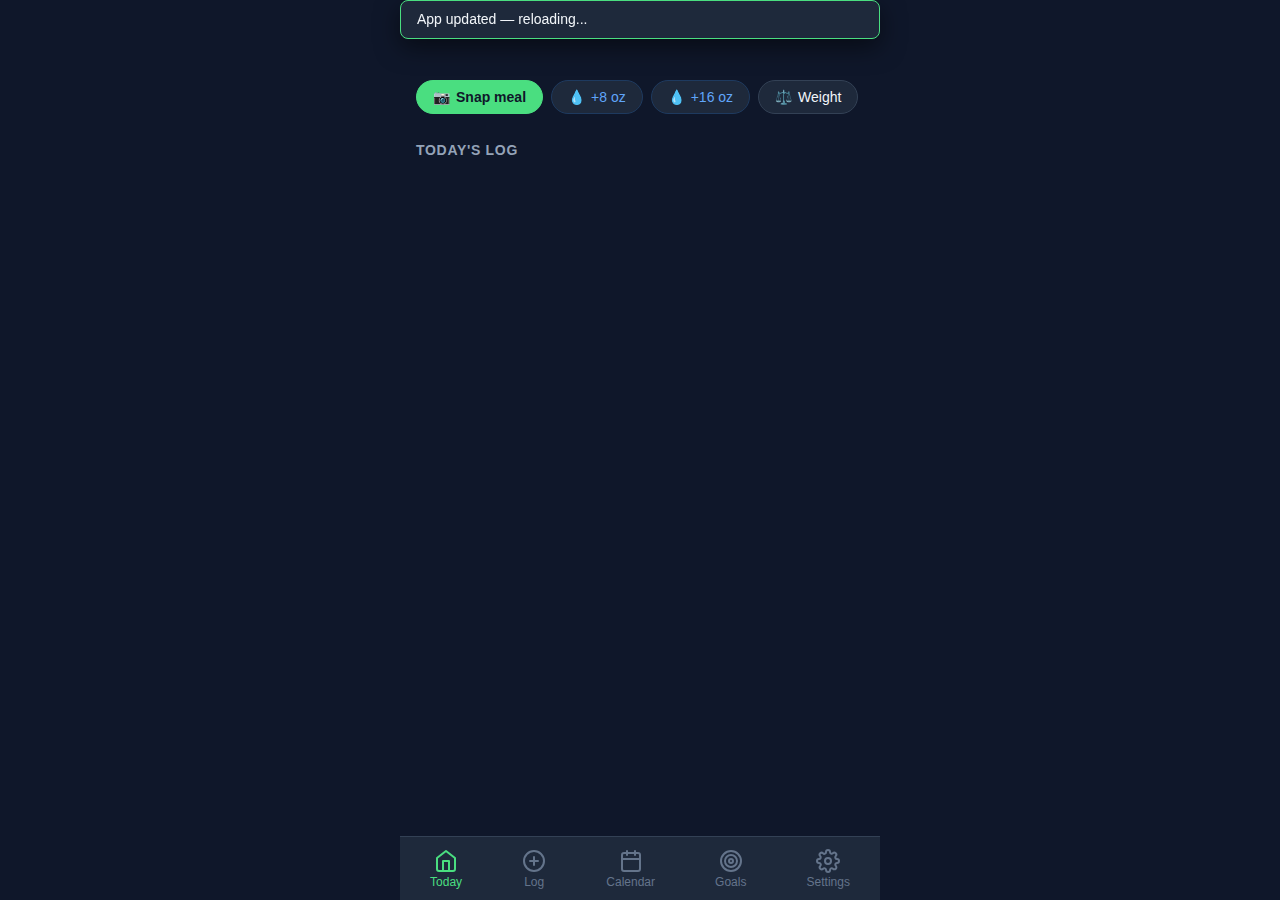
<file: pwa/index.html>
<!DOCTYPE html>
<html lang="en">
<head>
  <meta charset="UTF-8">
  <meta name="viewport" content="width=device-width, initial-scale=1.0, viewport-fit=cover, user-scalable=no">
  <meta name="theme-color" content="#0f172a">
  <meta name="apple-mobile-web-app-capable" content="yes">
  <meta name="apple-mobile-web-app-status-bar-style" content="black-translucent">
  <meta name="apple-mobile-web-app-title" content="Health">
  <title>Health Tracker</title>
  <link rel="manifest" href="manifest.json">
  <link rel="apple-touch-icon" href="assets/icons/icon-192.png">
  <link rel="stylesheet" href="styles/theme.css">
  <link rel="stylesheet" href="styles/main.css">
  <link rel="stylesheet" href="styles/components.css">
</head>
<body>
  <div id="app">
    <!-- Header -->
    <header class="app-header">
      <h1>Health Tracker</h1>
      <div class="header-nav">
        <button class="header-nav-btn" id="header-prev" aria-label="Previous day">&lsaquo;</button>
        <span class="header-date">Today</span>
        <button class="header-nav-btn" id="header-next" aria-label="Next day">&rsaquo;</button>
      </div>
    </header>

    <!-- Screen: Today (Day View) -->
    <main id="screen-today" class="screen active">
      <div class="stats-row" id="today-stats">
        <!-- Populated by app.js -->
      </div>

      <div class="quick-actions" id="quick-actions">
        <button class="quick-action quick-action-primary" id="quick-photo-btn">
          <span>&#x1F4F7;</span> Snap meal
        </button>
        <button class="quick-action quick-action-water" id="quick-water-8">
          <span>&#x1F4A7;</span> +8 oz
        </button>
        <button class="quick-action quick-action-water" id="quick-water-16">
          <span>&#x1F4A7;</span> +16 oz
        </button>
        <button class="quick-action" id="quick-weight-btn">
          <span>&#x2696;&#xFE0F;</span> Weight
        </button>
      </div>

      <h2 class="section-header" style="margin-top: var(--space-lg)">Today's Log</h2>

      <div class="entry-list" id="today-entries">
        <div class="empty-state">
          <div class="empty-icon">&#x1F4CB;</div>
          <p>No entries yet today.<br>Tap + to start logging.</p>
        </div>
      </div>

      <div id="today-export" style="margin-top: var(--space-lg); display: none;">
        <button class="btn btn-secondary btn-block" id="today-export-btn" onclick="Sync.exportDay()">
          Export This Day
        </button>
      </div>

      <div id="today-analysis"></div>
    </main>

    <!-- Screen: Log (Add Entry) -->
    <main id="screen-log" class="screen">
      <h2 class="section-header">What are you logging?</h2>
      <div class="type-grid" id="log-type-grid">
        <!-- Populated by log.js -->
      </div>

      <div id="log-form" style="display:none; margin-top: var(--space-lg);">
        <div id="log-form-content">
          <!-- Dynamic form content -->
        </div>
      </div>
    </main>

    <!-- Screen: Calendar -->
    <main id="screen-calendar" class="screen">
      <div id="calendar-container"></div>
    </main>

    <!-- Screen: Goals -->
    <main id="screen-goals" class="screen">
      <div id="goals-container"></div>
    </main>

    <!-- Screen: Settings -->
    <main id="screen-settings" class="screen">
      <h2 class="section-header">Settings</h2>

      <div class="card" style="margin-top: var(--space-sm);">
        <h3 style="font-size: var(--text-base); margin-bottom: var(--space-sm);">Goals</h3>
        <p style="font-size: var(--text-sm); color: var(--text-secondary); margin-bottom: var(--space-sm);">Set your daily calorie, protein, and water targets.</p>
        <button class="btn btn-secondary btn-block" onclick="App.showGoalSetup()">Edit Goals</button>
      </div>

      <div class="card" style="margin-top: var(--space-sm);">
        <h3 style="font-size: var(--text-base); margin-bottom: var(--space-sm);">Sync</h3>
        <button class="btn btn-primary btn-block" onclick="Sync.exportDay()">Export Today's Data</button>
        <button class="btn btn-secondary btn-block" style="margin-top: var(--space-sm);" onclick="Sync.importAll()">Import (select all files at once)</button>
      </div>

      <div class="card" style="margin-top: var(--space-sm);">
        <h3 style="font-size: var(--text-base); margin-bottom: var(--space-sm);">Restore</h3>
        <p style="font-size: var(--text-sm); color: var(--text-secondary); margin-bottom: var(--space-sm);">Restore entries from an exported ZIP backup.</p>
        <button class="btn btn-secondary btn-block" onclick="Sync.restoreFromZip()">Restore from ZIP</button>
      </div>

      <div class="card" style="margin-top: var(--space-sm);">
        <h3 style="font-size: var(--text-base); margin-bottom: var(--space-sm);">Storage</h3>
        <div id="storage-info" style="font-size: var(--text-sm); color: var(--text-secondary); margin-bottom: var(--space-sm);">Loading...</div>
        <button class="btn btn-secondary btn-block" id="clear-photos-btn" onclick="Settings.clearPhotos()">Clear Processed Meal Photos</button>
      </div>

      <div class="card" style="margin-top: var(--space-sm);">
        <h3 style="font-size: var(--text-base); margin-bottom: var(--space-sm);">About</h3>
        <p style="font-size: var(--text-sm); color: var(--text-secondary);">Health Tracker v0.1 — Phase 1</p>
        <p style="font-size: var(--text-sm); color: var(--text-muted);">Personal AI-powered health tracking.</p>
      </div>
    </main>

    <!-- Bottom Navigation -->
    <nav class="bottom-nav">
      <button class="nav-item active" data-screen="today">
        <svg viewBox="0 0 24 24" fill="none" stroke="currentColor" stroke-width="2" stroke-linecap="round" stroke-linejoin="round">
          <path d="M3 9l9-7 9 7v11a2 2 0 01-2 2H5a2 2 0 01-2-2z"/>
          <polyline points="9 22 9 12 15 12 15 22"/>
        </svg>
        <span>Today</span>
      </button>

      <button class="nav-item" data-screen="log">
        <svg viewBox="0 0 24 24" fill="none" stroke="currentColor" stroke-width="2" stroke-linecap="round" stroke-linejoin="round">
          <circle cx="12" cy="12" r="10"/>
          <line x1="12" y1="8" x2="12" y2="16"/>
          <line x1="8" y1="12" x2="16" y2="12"/>
        </svg>
        <span>Log</span>
      </button>

      <button class="nav-item" data-screen="calendar">
        <svg viewBox="0 0 24 24" fill="none" stroke="currentColor" stroke-width="2" stroke-linecap="round" stroke-linejoin="round">
          <rect x="3" y="4" width="18" height="18" rx="2" ry="2"/>
          <line x1="16" y1="2" x2="16" y2="6"/>
          <line x1="8" y1="2" x2="8" y2="6"/>
          <line x1="3" y1="10" x2="21" y2="10"/>
        </svg>
        <span>Calendar</span>
      </button>

      <button class="nav-item" data-screen="goals">
        <svg viewBox="0 0 24 24" fill="none" stroke="currentColor" stroke-width="2" stroke-linecap="round" stroke-linejoin="round">
          <circle cx="12" cy="12" r="10"/>
          <circle cx="12" cy="12" r="6"/>
          <circle cx="12" cy="12" r="2"/>
        </svg>
        <span>Goals</span>
      </button>

      <button class="nav-item" data-screen="settings">
        <svg viewBox="0 0 24 24" fill="none" stroke="currentColor" stroke-width="2" stroke-linecap="round" stroke-linejoin="round">
          <circle cx="12" cy="12" r="3"/>
          <path d="M19.4 15a1.65 1.65 0 00.33 1.82l.06.06a2 2 0 010 2.83 2 2 0 01-2.83 0l-.06-.06a1.65 1.65 0 00-1.82-.33 1.65 1.65 0 00-1 1.51V21a2 2 0 01-4 0v-.09A1.65 1.65 0 009 19.4a1.65 1.65 0 00-1.82.33l-.06.06a2 2 0 01-2.83-2.83l.06-.06A1.65 1.65 0 004.68 15a1.65 1.65 0 00-1.51-1H3a2 2 0 010-4h.09A1.65 1.65 0 004.6 9a1.65 1.65 0 00-.33-1.82l-.06-.06a2 2 0 012.83-2.83l.06.06A1.65 1.65 0 009 4.68a1.65 1.65 0 001-1.51V3a2 2 0 014 0v.09a1.65 1.65 0 001 1.51 1.65 1.65 0 001.82-.33l.06-.06a2 2 0 012.83 2.83l-.06.06A1.65 1.65 0 0019.4 9a1.65 1.65 0 001.51 1H21a2 2 0 010 4h-.09a1.65 1.65 0 00-1.51 1z"/>
        </svg>
        <span>Settings</span>
      </button>
    </nav>
  </div>

  <!-- Scripts (order matters) -->
  <script src="scripts/db.js"></script>
  <script src="scripts/ui.js"></script>
  <script src="scripts/log.js"></script>
  <script src="scripts/camera.js"></script>
  <script src="scripts/sync.js"></script>
  <script src="scripts/calendar.js"></script>
  <script src="scripts/goals.js"></script>
  <script src="scripts/app.js"></script>

  <!-- Register Service Worker -->
  <script>
    if ('serviceWorker' in navigator) {
      navigator.serviceWorker.register('./sw.js')
        .then(reg => {
          console.log('SW registered:', reg.scope);
          reg.addEventListener('updatefound', () => {
            const newWorker = reg.installing;
            newWorker.addEventListener('statechange', () => {
              if (newWorker.state === 'activated') {
                UI.toast('App updated — reloading...');
                setTimeout(() => window.location.reload(), 1000);
              }
            });
          });
        })
        .catch(err => console.error('SW registration failed:', err));
    }
  </script>
</body>
</html>
</file>
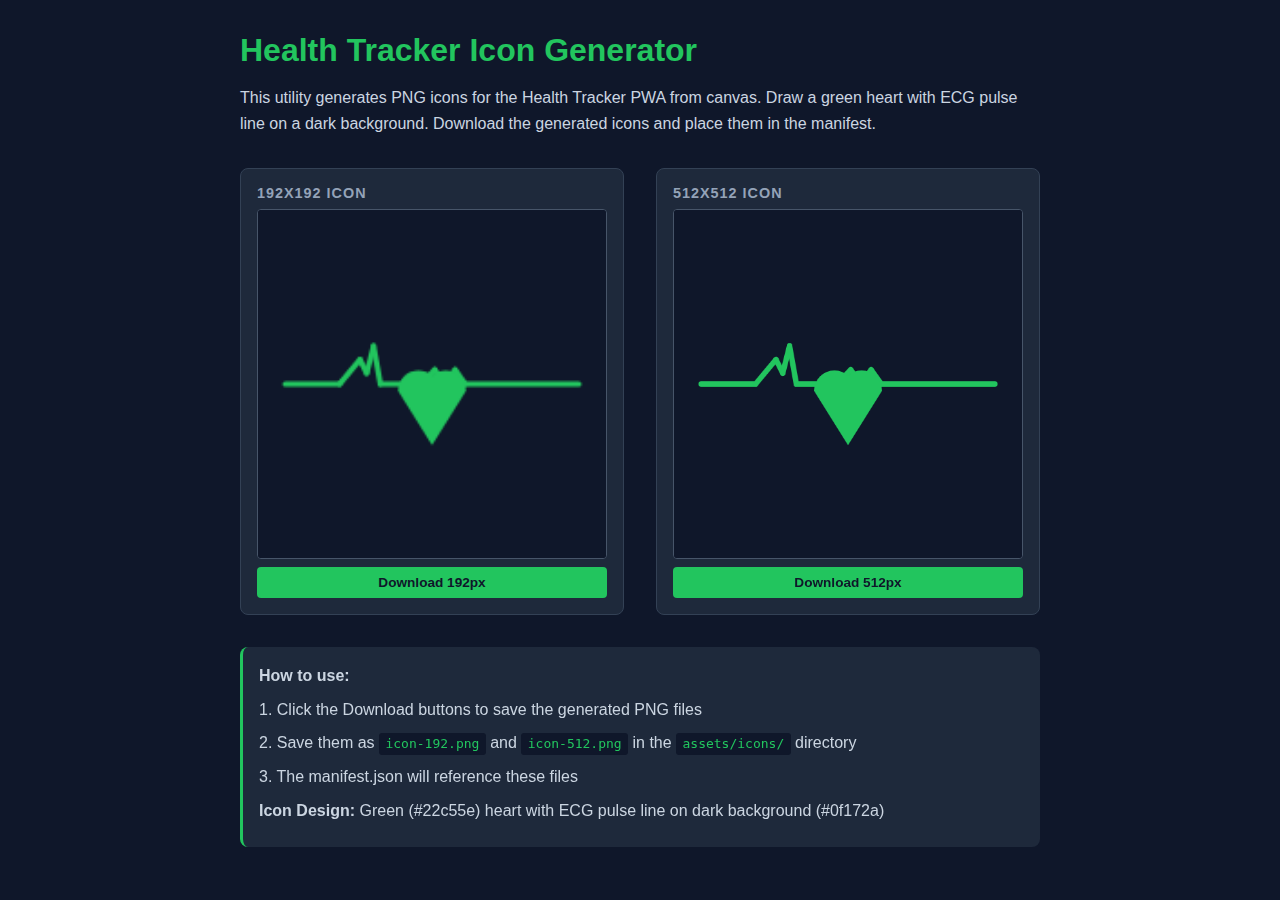
<file: pwa/assets/icons/generate.html>
<!DOCTYPE html>
<html lang="en">
<head>
    <meta charset="UTF-8">
    <meta name="viewport" content="width=device-width, initial-scale=1.0">
    <title>Health Tracker Icon Generator</title>
    <style>
        * {
            margin: 0;
            padding: 0;
            box-sizing: border-box;
        }

        body {
            font-family: -apple-system, BlinkMacSystemFont, 'Segoe UI', Roboto, sans-serif;
            background: #0f172a;
            color: #e2e8f0;
            padding: 2rem;
            min-height: 100vh;
        }

        .container {
            max-width: 800px;
            margin: 0 auto;
        }

        h1 {
            margin-bottom: 1rem;
            color: #22c55e;
        }

        .description {
            margin-bottom: 2rem;
            color: #cbd5e1;
            line-height: 1.6;
        }

        .canvas-container {
            display: grid;
            grid-template-columns: 1fr 1fr;
            gap: 2rem;
            margin-bottom: 2rem;
        }

        .icon-box {
            background: #1e293b;
            padding: 1rem;
            border-radius: 8px;
            border: 1px solid #334155;
        }

        .icon-box h2 {
            font-size: 0.9rem;
            color: #94a3b8;
            margin-bottom: 0.5rem;
            text-transform: uppercase;
            letter-spacing: 1px;
        }

        canvas {
            width: 100%;
            border: 1px solid #475569;
            border-radius: 4px;
            background: #0f172a;
            display: block;
        }

        .button-group {
            display: flex;
            gap: 0.5rem;
            margin-top: 0.5rem;
        }

        button {
            flex: 1;
            padding: 0.5rem;
            background: #22c55e;
            color: #0f172a;
            border: none;
            border-radius: 4px;
            font-weight: 600;
            cursor: pointer;
            font-size: 0.85rem;
            transition: background 0.2s;
        }

        button:hover {
            background: #16a34a;
        }

        button:active {
            transform: scale(0.98);
        }

        .info {
            background: #1e293b;
            padding: 1rem;
            border-radius: 8px;
            border-left: 3px solid #22c55e;
            color: #cbd5e1;
            line-height: 1.6;
        }

        .info p {
            margin-bottom: 0.5rem;
        }

        .info code {
            background: #0f172a;
            padding: 0.2rem 0.4rem;
            border-radius: 3px;
            font-family: monospace;
            color: #22c55e;
        }

        .status {
            margin-top: 1rem;
            padding: 1rem;
            background: #1e293b;
            border-radius: 8px;
            color: #94a3b8;
            text-align: center;
            display: none;
        }

        .status.show {
            display: block;
        }

        .status.success {
            background: #1a3a2a;
            color: #22c55e;
            border: 1px solid #22c55e;
        }
    </style>
</head>
<body>
    <div class="container">
        <h1>Health Tracker Icon Generator</h1>
        <p class="description">
            This utility generates PNG icons for the Health Tracker PWA from canvas. Draw a green heart with ECG pulse line on a dark background. Download the generated icons and place them in the manifest.
        </p>

        <div class="canvas-container">
            <div class="icon-box">
                <h2>192x192 Icon</h2>
                <canvas id="canvas192" width="192" height="192"></canvas>
                <div class="button-group">
                    <button onclick="downloadIcon(192)">Download 192px</button>
                </div>
            </div>

            <div class="icon-box">
                <h2>512x512 Icon</h2>
                <canvas id="canvas512" width="512" height="512"></canvas>
                <div class="button-group">
                    <button onclick="downloadIcon(512)">Download 512px</button>
                </div>
            </div>
        </div>

        <div id="status" class="status"></div>

        <div class="info">
            <p><strong>How to use:</strong></p>
            <p>1. Click the Download buttons to save the generated PNG files</p>
            <p>2. Save them as <code>icon-192.png</code> and <code>icon-512.png</code> in the <code>assets/icons/</code> directory</p>
            <p>3. The manifest.json will reference these files</p>
            <p><strong>Icon Design:</strong> Green (#22c55e) heart with ECG pulse line on dark background (#0f172a)</p>
        </div>
    </div>

    <script>
        function drawHealthIcon(canvas) {
            const ctx = canvas.getContext('2d');
            const size = canvas.width;
            const center = size / 2;
            const scale = size / 512;

            // Dark background
            ctx.fillStyle = '#0f172a';
            ctx.fillRect(0, 0, size, size);

            ctx.strokeStyle = '#22c55e';
            ctx.fillStyle = '#22c55e';
            ctx.lineCap = 'round';
            ctx.lineJoin = 'round';

            // Draw ECG pulse line
            const lineWidth = 8 * scale;
            ctx.lineWidth = lineWidth;

            // Calculate coordinates scaled for current canvas size
            const coords = [
                [40, 256, 120, 256],           // Left flat
                [120, 256, 150, 220],          // Rise
                [150, 220, 160, 240],          // Dip
                [160, 240, 170, 200],          // Peak
                [170, 200, 180, 256],          // Fall
                [180, 256, 240, 256],          // Middle flat
                [240, 256, 260, 235],          // Bump start
                [260, 235, 275, 256],          // Bump valley
                [275, 256, 290, 235],          // Bump peak
                [290, 235, 305, 256],          // Bump valley
                [305, 256, 472, 256]           // Right flat
            ];

            // Draw each line segment
            for (const [x1, y1, x2, y2] of coords) {
                ctx.beginPath();
                ctx.moveTo(x1 * scale, y1 * scale);
                ctx.lineTo(x2 * scale, y2 * scale);
                ctx.stroke();
            }

            // Draw heart shape
            const heartScale = scale;
            const heartX = center;
            const heartY = center + 30 * scale;

            ctx.beginPath();
            // Heart path - two top lobes and pointed bottom
            const topLobeSize = 40 * scale;
            const bottomDepth = 60 * scale;

            // Right lobe
            ctx.arc(heartX + 20 * scale, heartY - 20 * scale, 30 * scale, 0, Math.PI, true);
            // Left lobe
            ctx.arc(heartX - 20 * scale, heartY - 20 * scale, 30 * scale, 0, Math.PI, true);
            // Point to bottom
            ctx.lineTo(heartX, heartY + bottomDepth);
            ctx.closePath();
            ctx.fill();
        }

        function downloadIcon(size) {
            const canvas = size === 192 ? document.getElementById('canvas192') : document.getElementById('canvas512');
            drawHealthIcon(canvas);

            canvas.toBlob(blob => {
                const url = URL.createObjectURL(blob);
                const a = document.createElement('a');
                a.href = url;
                a.download = `icon-${size}.png`;
                document.body.appendChild(a);
                a.click();
                document.body.removeChild(a);
                URL.revokeObjectURL(url);

                showStatus(`Downloaded icon-${size}.png (${size}x${size})`, true);
            }, 'image/png');
        }

        function showStatus(message, success = false) {
            const status = document.getElementById('status');
            status.textContent = message;
            status.classList.add('show');
            if (success) {
                status.classList.add('success');
            }
            setTimeout(() => {
                status.classList.remove('show');
                status.classList.remove('success');
            }, 3000);
        }

        // Draw icons on page load
        window.addEventListener('load', () => {
            drawHealthIcon(document.getElementById('canvas192'));
            drawHealthIcon(document.getElementById('canvas512'));
        });
    </script>
</body>
</html>
</file>
<file: pwa/styles/theme.css>
/* Health Tracker Design System */
:root {
  /* Colors — dark theme with health-focused accents */
  --bg-primary: #0f172a;
  --bg-secondary: #1e293b;
  --bg-card: #1e293b;
  --bg-input: #334155;
  --bg-hover: #334155;

  --text-primary: #f1f5f9;
  --text-secondary: #94a3b8;
  --text-muted: #64748b;

  --accent-green: #4ade80;
  --accent-green-dim: #166534;
  --accent-blue: #60a5fa;
  --accent-blue-dim: #1e3a5f;
  --accent-orange: #fb923c;
  --accent-orange-dim: #7c2d12;
  --accent-red: #f87171;
  --accent-red-dim: #7f1d1d;
  --accent-purple: #c084fc;
  --accent-purple-dim: #581c87;
  --accent-yellow: #fbbf24;
  --accent-cyan: #22d3ee;

  /* Entry type colors */
  --color-meal: #4ade80;
  --color-snack: #fbbf24;
  --color-drink: #22d3ee;
  --color-workout: #fb923c;
  --color-water: #60a5fa;
  --color-weight: #c084fc;
  --color-body-photo: #f472b6;
  --color-sleep: #818cf8;

  /* Spacing */
  --space-xs: 4px;
  --space-sm: 8px;
  --space-md: 16px;
  --space-lg: 24px;
  --space-xl: 32px;
  --space-2xl: 48px;

  /* Typography */
  --font-sans: -apple-system, BlinkMacSystemFont, 'Segoe UI', Roboto, sans-serif;
  --font-mono: 'SF Mono', 'Fira Code', monospace;

  --text-xs: 12px;
  --text-sm: 14px;
  --text-base: 16px;
  --text-lg: 18px;
  --text-xl: 22px;
  --text-2xl: 28px;

  /* Borders */
  --radius-sm: 8px;
  --radius-md: 12px;
  --radius-lg: 16px;
  --radius-full: 9999px;
  --border-color: #334155;

  /* Shadows */
  --shadow-sm: 0 1px 2px rgba(0, 0, 0, 0.3);
  --shadow-md: 0 4px 12px rgba(0, 0, 0, 0.4);
  --shadow-lg: 0 8px 24px rgba(0, 0, 0, 0.5);

  /* Layout */
  --nav-height: 64px;
  --max-width: 480px;

  /* Transitions */
  --transition-fast: 150ms ease;
  --transition-base: 250ms ease;
}
</file>
<file: pwa/styles/components.css>
/* Quick Actions */
.quick-actions {
  display: flex;
  gap: var(--space-sm);
  margin-top: var(--space-md);
  overflow-x: auto;
  -webkit-overflow-scrolling: touch;
  scrollbar-width: none;
  padding: 2px 0;
}

.quick-actions::-webkit-scrollbar { display: none; }

.quick-action {
  display: flex;
  align-items: center;
  gap: 6px;
  padding: var(--space-sm) var(--space-md);
  background: var(--bg-card);
  border: 1px solid var(--border-color);
  border-radius: var(--radius-full);
  color: var(--text-primary);
  font-size: var(--text-sm);
  font-family: var(--font-sans);
  font-weight: 500;
  cursor: pointer;
  white-space: nowrap;
  -webkit-tap-highlight-color: transparent;
  transition: all var(--transition-fast);
  flex-shrink: 0;
}

.quick-action:active {
  transform: scale(0.95);
  background: var(--bg-hover);
}

.quick-action-primary {
  background: var(--accent-green);
  color: var(--bg-primary);
  border-color: var(--accent-green);
  font-weight: 600;
}

.quick-action-primary:active {
  background: #22c55e;
}

.quick-action-water {
  border-color: var(--accent-blue-dim);
  color: var(--accent-blue);
}

/* Cards */
.card {
  background: var(--bg-card);
  border-radius: var(--radius-md);
  padding: var(--space-md);
  border: 1px solid var(--border-color);
}

.card + .card {
  margin-top: var(--space-sm);
}

/* Buttons */
.btn {
  display: inline-flex;
  align-items: center;
  justify-content: center;
  gap: var(--space-sm);
  padding: var(--space-sm) var(--space-md);
  border-radius: var(--radius-sm);
  font-size: var(--text-sm);
  font-weight: 500;
  border: none;
  cursor: pointer;
  transition: all var(--transition-fast);
  font-family: var(--font-sans);
  -webkit-tap-highlight-color: transparent;
}

.btn-primary {
  background: var(--accent-green);
  color: var(--bg-primary);
}

.btn-primary:active {
  background: #22c55e;
  transform: scale(0.97);
}

.btn-secondary {
  background: var(--bg-input);
  color: var(--text-primary);
}

.btn-secondary:active {
  background: var(--bg-hover);
  transform: scale(0.97);
}

.btn-ghost {
  background: transparent;
  color: var(--text-secondary);
}

.btn-ghost:active {
  background: var(--bg-hover);
}

.btn-block {
  width: 100%;
}

.btn-lg {
  padding: var(--space-md) var(--space-lg);
  font-size: var(--text-base);
  border-radius: var(--radius-md);
}

/* Entry Type Grid */
.type-grid {
  display: grid;
  grid-template-columns: repeat(3, 1fr);
  gap: var(--space-sm);
}

.type-grid .type-btn:last-child:nth-child(3n+1) {
  grid-column: 2;
}

.type-btn {
  display: flex;
  flex-direction: column;
  align-items: center;
  gap: var(--space-xs);
  padding: var(--space-md) var(--space-sm);
  background: var(--bg-card);
  border: 2px solid var(--border-color);
  border-radius: var(--radius-md);
  color: var(--text-primary);
  font-size: var(--text-sm);
  cursor: pointer;
  transition: all var(--transition-fast);
  font-family: var(--font-sans);
  -webkit-tap-highlight-color: transparent;
}

.type-btn:active {
  transform: scale(0.95);
}

.type-btn.selected {
  border-color: var(--type-color, var(--accent-green));
  background: color-mix(in srgb, var(--type-color, var(--accent-green)) 10%, var(--bg-card));
}

.type-btn .type-icon {
  font-size: var(--text-2xl);
  line-height: 1;
}

.type-btn .type-label {
  font-weight: 500;
}

/* Form Elements */
.form-group {
  margin-bottom: var(--space-md);
}

.form-label {
  display: block;
  font-size: var(--text-sm);
  font-weight: 500;
  color: var(--text-secondary);
  margin-bottom: var(--space-xs);
}

.form-input {
  width: 100%;
  padding: var(--space-sm) var(--space-md);
  background: var(--bg-input);
  border: 1px solid var(--border-color);
  border-radius: var(--radius-sm);
  color: var(--text-primary);
  font-size: var(--text-base);
  font-family: var(--font-sans);
  transition: border-color var(--transition-fast);
}

.form-input:focus {
  outline: none;
  border-color: var(--accent-green);
}

.form-input::placeholder {
  color: var(--text-muted);
}

textarea.form-input {
  resize: vertical;
  min-height: 80px;
}

/* Slider (Water) */
.slider-container {
  padding: var(--space-md) 0;
}

.slider-value {
  text-align: center;
  font-size: var(--text-2xl);
  font-weight: 700;
  color: var(--accent-blue);
  margin-bottom: var(--space-sm);
}

.slider-value .unit {
  font-size: var(--text-base);
  font-weight: 400;
  color: var(--text-secondary);
}

input[type="range"] {
  -webkit-appearance: none;
  appearance: none;
  width: 100%;
  height: 8px;
  background: var(--bg-input);
  border-radius: var(--radius-full);
  outline: none;
}

input[type="range"]::-webkit-slider-thumb {
  -webkit-appearance: none;
  appearance: none;
  width: 28px;
  height: 28px;
  background: var(--accent-blue);
  border-radius: 50%;
  cursor: pointer;
  border: 3px solid var(--bg-primary);
  box-shadow: var(--shadow-md);
}

/* Entry List */
.entry-list {
  display: flex;
  flex-direction: column;
  gap: var(--space-sm);
}

.entry-item {
  display: flex;
  align-items: flex-start;
  gap: var(--space-md);
  padding: var(--space-md);
  background: var(--bg-card);
  border-radius: var(--radius-md);
  border: 1px solid var(--border-color);
}

.entry-icon {
  font-size: var(--text-xl);
  line-height: 1;
  flex-shrink: 0;
  width: 32px;
  text-align: center;
}

.entry-body {
  flex: 1;
  min-width: 0;
}

.entry-type {
  font-size: var(--text-xs);
  font-weight: 600;
  text-transform: uppercase;
  letter-spacing: 0.05em;
  color: var(--text-muted);
}

.entry-notes {
  font-size: var(--text-sm);
  color: var(--text-primary);
  margin-top: 2px;
  overflow-wrap: break-word;
  word-break: break-word;
}

.entry-time {
  font-size: var(--text-xs);
  color: var(--text-muted);
  margin-top: var(--space-xs);
}

/* Entry delete button — visible on tap */
.entry-delete-btn {
  display: none;
  align-items: center;
  justify-content: center;
  width: 32px;
  height: 32px;
  min-width: 32px;
  border-radius: 50%;
  background: var(--accent-red-dim);
  color: var(--accent-red);
  border: none;
  font-size: var(--text-lg);
  cursor: pointer;
  flex-shrink: 0;
  -webkit-tap-highlight-color: transparent;
}

.entry-item.show-delete .entry-delete-btn {
  display: flex;
}

.entry-photo-thumb {
  width: 48px;
  height: 48px;
  border-radius: var(--radius-sm);
  object-fit: cover;
  flex-shrink: 0;
}

.entry-photo-locked {
  display: flex;
  align-items: center;
  justify-content: center;
  background: var(--bg-input);
  border: 1px solid var(--border-color);
  font-size: var(--text-base);
  cursor: pointer;
  transition: all var(--transition-fast);
}

.entry-photo-locked.revealed {
  border-color: var(--accent-green);
}

/* Stat Cards */
.stats-row {
  display: grid;
  grid-template-columns: repeat(2, 1fr);
  gap: var(--space-sm);
}

.stat-card {
  background: var(--bg-card);
  border-radius: var(--radius-md);
  padding: var(--space-md);
  border: 1px solid var(--border-color);
  text-align: center;
}

.stat-value {
  font-size: var(--text-xl);
  font-weight: 700;
}

.stat-label {
  font-size: var(--text-xs);
  color: var(--text-muted);
  text-transform: uppercase;
  letter-spacing: 0.05em;
  margin-top: 2px;
}

/* Subtype selector (breakfast/lunch/dinner for meals) */
.subtype-row {
  display: flex;
  gap: var(--space-sm);
  margin-bottom: var(--space-md);
  flex-wrap: wrap;
}

.subtype-chip {
  padding: var(--space-xs) var(--space-md);
  border-radius: var(--radius-full);
  font-size: var(--text-sm);
  background: var(--bg-input);
  border: 1px solid var(--border-color);
  color: var(--text-secondary);
  cursor: pointer;
  transition: all var(--transition-fast);
  font-family: var(--font-sans);
  -webkit-tap-highlight-color: transparent;
}

.subtype-chip.selected {
  background: var(--accent-green);
  color: var(--bg-primary);
  border-color: var(--accent-green);
}

/* Toast Notifications */
.toast-container {
  position: fixed;
  top: env(safe-area-inset-top, var(--space-md));
  left: 50%;
  transform: translateX(-50%);
  z-index: 1000;
  display: flex;
  flex-direction: column;
  gap: var(--space-sm);
  max-width: var(--max-width);
  width: calc(100% - var(--space-lg));
  pointer-events: none;
}

.toast {
  padding: var(--space-sm) var(--space-md);
  background: var(--bg-card);
  border: 1px solid var(--border-color);
  border-radius: var(--radius-sm);
  font-size: var(--text-sm);
  color: var(--text-primary);
  box-shadow: var(--shadow-lg);
  animation: toastIn var(--transition-base) ease;
  pointer-events: auto;
}

.toast.success {
  border-color: var(--accent-green);
}

.toast.error {
  border-color: var(--accent-red);
}

.toast.leaving {
  animation: toastOut var(--transition-base) ease forwards;
}

@keyframes toastIn {
  from { opacity: 0; transform: translateY(-10px); }
  to { opacity: 1; transform: translateY(0); }
}

@keyframes toastOut {
  from { opacity: 1; transform: translateY(0); }
  to { opacity: 0; transform: translateY(-10px); }
}

/* Empty State */
.empty-state {
  text-align: center;
  padding: var(--space-2xl) var(--space-md);
  color: var(--text-muted);
}

.empty-state .empty-icon {
  font-size: 48px;
  margin-bottom: var(--space-md);
  opacity: 0.5;
}

.empty-state p {
  font-size: var(--text-sm);
}

/* Modal / Sheet */
.modal-overlay {
  position: fixed;
  inset: 0;
  background: rgba(0, 0, 0, 0.6);
  z-index: 500;
  display: flex;
  align-items: flex-end;
  justify-content: center;
  animation: fadeIn var(--transition-fast);
}

.modal-sheet {
  width: 100%;
  max-width: var(--max-width);
  max-height: 85dvh;
  background: var(--bg-secondary);
  border-radius: var(--radius-lg) var(--radius-lg) 0 0;
  padding: var(--space-lg);
  overflow-y: auto;
  animation: slideUp var(--transition-base) ease;
}

@keyframes slideUp {
  from { transform: translateY(100%); }
  to { transform: translateY(0); }
}

.modal-header {
  display: flex;
  justify-content: space-between;
  align-items: center;
  margin-bottom: var(--space-lg);
}

.modal-title {
  font-size: var(--text-lg);
  font-weight: 600;
}

.modal-close {
  background: none;
  border: none;
  color: var(--text-muted);
  font-size: var(--text-xl);
  cursor: pointer;
  padding: var(--space-sm);
  min-width: 44px;
  min-height: 44px;
  display: flex;
  align-items: center;
  justify-content: center;
  -webkit-tap-highlight-color: transparent;
}

/* Number input with +/- */
.number-input {
  display: flex;
  align-items: center;
  gap: var(--space-md);
}

.number-input .form-input {
  text-align: center;
  width: 100px;
  font-size: var(--text-lg);
  font-weight: 600;
}

.number-input .btn {
  width: 40px;
  height: 40px;
  border-radius: 50%;
  font-size: var(--text-lg);
  padding: 0;
}

/* Duration input */
.duration-input {
  display: flex;
  align-items: center;
  gap: var(--space-sm);
}

.duration-input .form-input {
  width: 80px;
  text-align: center;
}

.duration-input .unit-label {
  color: var(--text-secondary);
  font-size: var(--text-sm);
}

/* Quick-log modal photo */
.ql-photo-preview {
  margin-bottom: var(--space-md);
  border-radius: var(--radius-md);
  overflow: hidden;
}

.ql-photo-preview img {
  width: 100%;
  max-height: 180px;
  object-fit: cover;
  display: block;
}

/* Photo Actions */
.photo-actions {
  display: flex;
  gap: var(--space-sm);
  margin-bottom: var(--space-sm);
}

/* Photo Preview */
.photo-preview {
  position: relative;
  display: inline-block;
  margin-top: var(--space-sm);
}

.photo-preview-img {
  width: 100%;
  max-width: 280px;
  border-radius: var(--radius-md);
  border: 1px solid var(--border-color);
  display: block;
}

/* Calendar */
.cal-header {
  display: flex;
  align-items: center;
  justify-content: space-between;
  margin-bottom: var(--space-md);
}

.cal-month-label {
  font-size: var(--text-lg);
  font-weight: 600;
}

.cal-weekdays {
  display: grid;
  grid-template-columns: repeat(7, 1fr);
  text-align: center;
  font-size: var(--text-xs);
  color: var(--text-muted);
  margin-bottom: var(--space-xs);
}

.cal-grid {
  display: grid;
  grid-template-columns: repeat(7, 1fr);
  gap: 2px;
}

.cal-day {
  aspect-ratio: 1;
  display: flex;
  flex-direction: column;
  align-items: center;
  justify-content: center;
  border-radius: var(--radius-sm);
  cursor: pointer;
  transition: background var(--transition-fast);
  position: relative;
}

.cal-day:not(.empty):active {
  background: var(--bg-hover);
}

.cal-day.today .cal-day-num {
  color: var(--accent-green);
  font-weight: 700;
}

.cal-day.selected {
  background: var(--bg-hover);
  outline: 2px solid var(--accent-green);
}

.cal-day-num {
  font-size: var(--text-sm);
}

.cal-day-dot {
  width: 6px;
  height: 6px;
  border-radius: 50%;
  margin-top: 2px;
}

.cal-day-dot.green {
  background: var(--accent-green);
}

.cal-day-dot.yellow {
  background: var(--accent-yellow);
}

/* Progress Bars */
.progress-bar {
  width: 100%;
  height: 8px;
  background: var(--bg-input);
  border-radius: var(--radius-full);
  overflow: hidden;
}

.progress-fill {
  height: 100%;
  border-radius: var(--radius-full);
  transition: width var(--transition-base);
}

.photo-preview-remove {
  position: absolute;
  top: 6px;
  right: 6px;
  width: 28px;
  height: 28px;
  border-radius: 50%;
  background: rgba(0, 0, 0, 0.7);
  color: white;
  border: none;
  font-size: 18px;
  line-height: 1;
  cursor: pointer;
  display: flex;
  align-items: center;
  justify-content: center;
}
</file>
<file: pwa/styles/main.css>
/* Reset & Base */
*, *::before, *::after {
  box-sizing: border-box;
  margin: 0;
  padding: 0;
}

html {
  font-size: var(--text-base);
  -webkit-text-size-adjust: 100%;
  -webkit-tap-highlight-color: transparent;
}

body {
  font-family: var(--font-sans);
  background: var(--bg-primary);
  color: var(--text-primary);
  line-height: 1.5;
  min-height: 100dvh;
  overflow-x: hidden;
  -webkit-font-smoothing: antialiased;
}

/* App Layout */
#app {
  max-width: var(--max-width);
  margin: 0 auto;
  min-height: 100dvh;
  display: flex;
  flex-direction: column;
  position: relative;
}

/* Screen Management */
.screen {
  display: none;
  flex: 1;
  padding: var(--space-md);
  padding-bottom: calc(var(--nav-height) + env(safe-area-inset-bottom, 0px) + var(--space-lg));
  animation: fadeIn var(--transition-base);
}

.screen.active {
  display: flex;
  flex-direction: column;
}

@keyframes fadeIn {
  from { opacity: 0; transform: translateY(4px); }
  to { opacity: 1; transform: translateY(0); }
}

/* Header */
.app-header {
  display: flex;
  align-items: center;
  justify-content: space-between;
  padding: var(--space-md);
  padding-top: env(safe-area-inset-top, var(--space-md));
  position: sticky;
  top: 0;
  background: var(--bg-primary);
  z-index: 100;
}

.app-header h1 {
  font-size: var(--text-lg);
  font-weight: 600;
}

.header-nav {
  display: flex;
  align-items: center;
  gap: var(--space-xs);
}

.header-nav-btn {
  background: none;
  border: none;
  color: var(--text-muted);
  font-size: var(--text-xl);
  padding: var(--space-xs) var(--space-sm);
  cursor: pointer;
  -webkit-tap-highlight-color: transparent;
  line-height: 1;
}

.header-nav-btn:active {
  color: var(--accent-green);
}

.header-date {
  font-size: var(--text-sm);
  color: var(--text-secondary);
}

/* Bottom Navigation */
.bottom-nav {
  position: fixed;
  bottom: 0;
  left: 50%;
  transform: translateX(-50%);
  width: 100%;
  max-width: var(--max-width);
  background: var(--bg-secondary);
  border-top: 1px solid var(--border-color);
  display: flex;
  justify-content: space-around;
  align-items: center;
  height: calc(var(--nav-height) + env(safe-area-inset-bottom, 0px));
  padding-bottom: env(safe-area-inset-bottom, 0px);
  z-index: 200;
}

.nav-item {
  display: flex;
  flex-direction: column;
  align-items: center;
  gap: 2px;
  padding: var(--space-xs) var(--space-sm);
  color: var(--text-muted);
  text-decoration: none;
  font-size: var(--text-xs);
  transition: color var(--transition-fast);
  cursor: pointer;
  border: none;
  background: none;
  -webkit-tap-highlight-color: transparent;
}

.nav-item.active {
  color: var(--accent-green);
}

.nav-item svg {
  width: 24px;
  height: 24px;
}

/* Section Headers */
.section-header {
  font-size: var(--text-sm);
  font-weight: 600;
  color: var(--text-secondary);
  text-transform: uppercase;
  letter-spacing: 0.05em;
  margin-bottom: var(--space-sm);
  margin-top: var(--space-lg);
}

.section-header:first-child {
  margin-top: 0;
}

/* Scrollable content area */
.screen-content {
  flex: 1;
  overflow-y: auto;
  -webkit-overflow-scrolling: touch;
}
</file>
